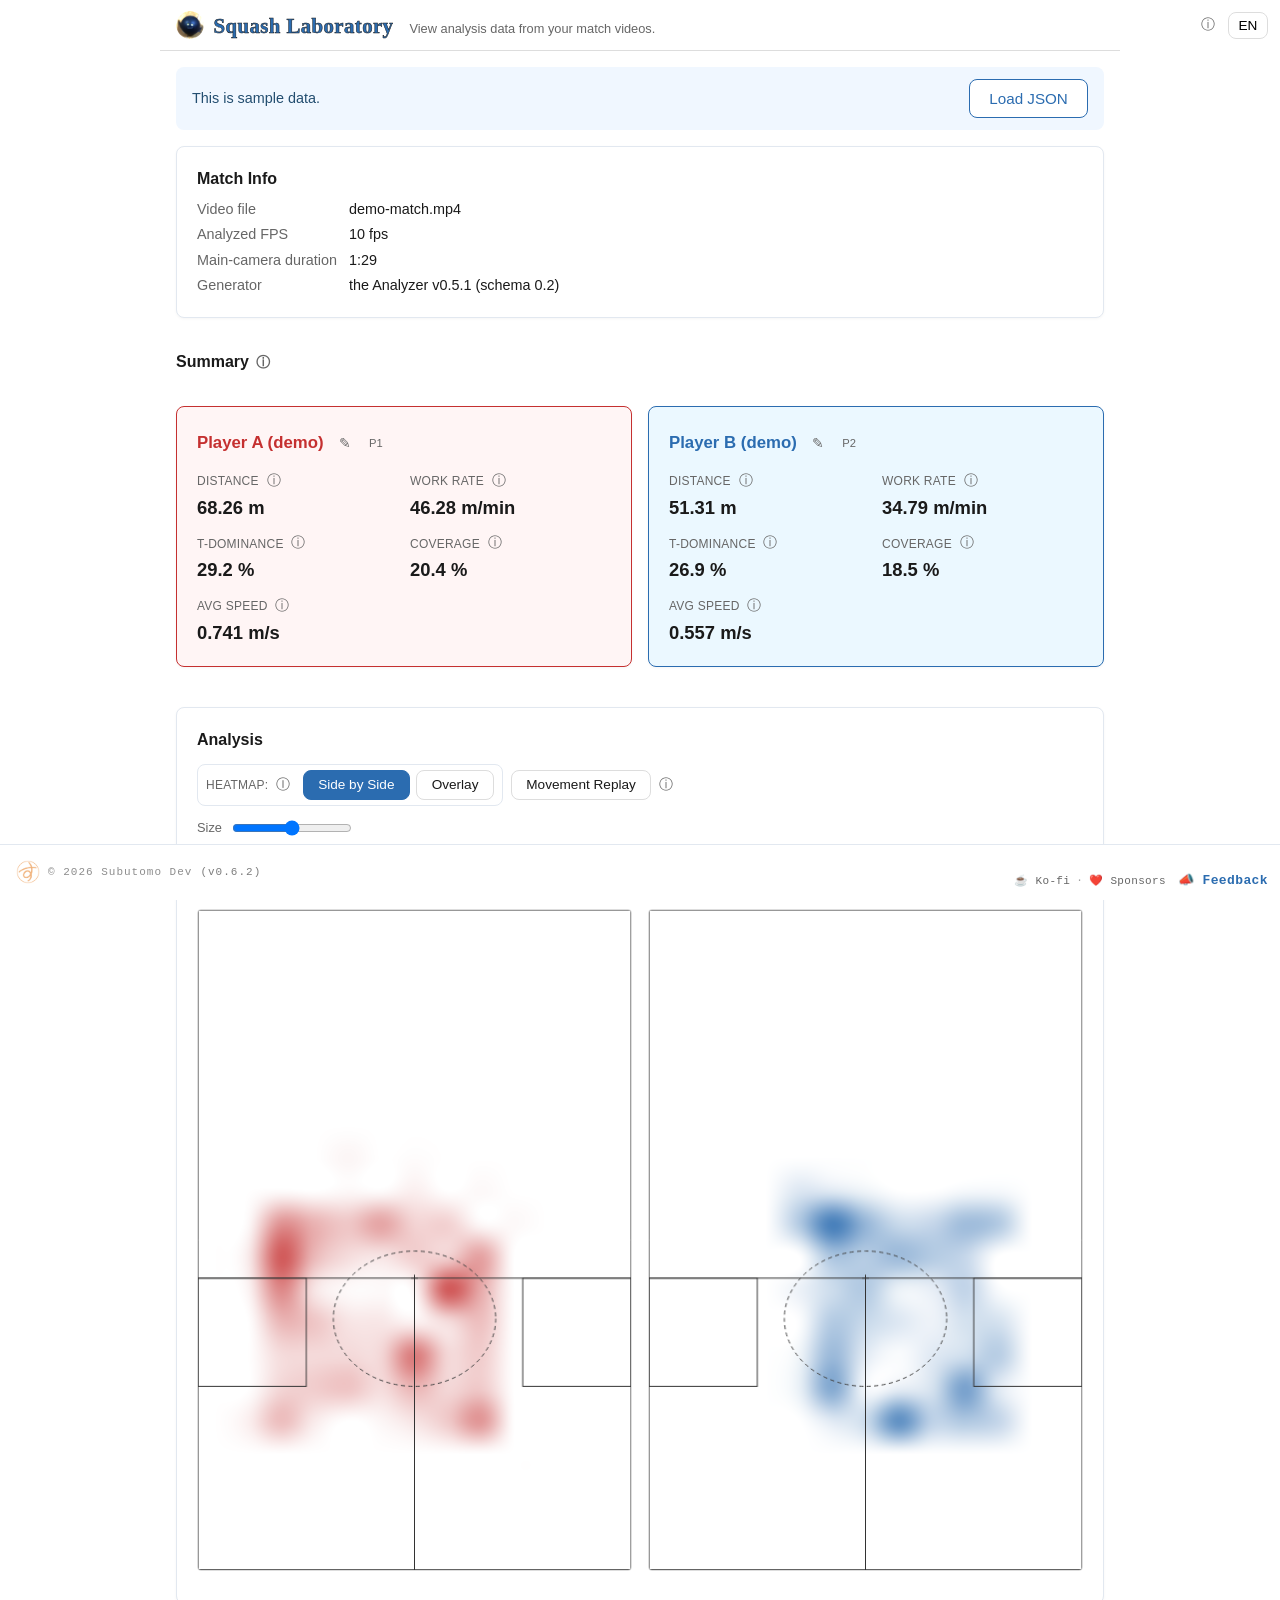
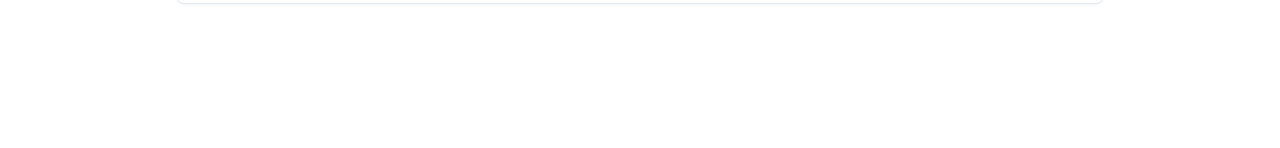
<file: index.html>
<!doctype html>
<html lang="en">
<head>
<meta charset="utf-8">
<meta name="viewport" content="width=device-width, initial-scale=1">
<title>Squash Laboratory</title>
<link rel="icon" type="image/svg+xml" href="assets/favicon.svg">
<link rel="icon" type="image/png" sizes="32x32" href="assets/favicon-32.png">
<link rel="apple-touch-icon" href="assets/favicon-180.png">
<link rel="stylesheet" href="css/style.css?v=0.6.2">
</head>
<body>

<div class="sticky-top">
<header class="site-header">
  <div class="site-header__title-group">
    <a class="site-header__brand" href="index.html">
      <img class="site-header__logo" src="assets/subu-pic-header.png" alt=""
           onerror="this.style.display='none'">
      <span class="site-header__name">Squash Laboratory</span>
    </a>
    <p class="site-header__tagline" data-i18n="headerTagline"></p>
  </div>
</header>
</div>
<div class="site-header__actions">
  <a class="info-icon site-header__info" href="guide.html#overview" aria-label="guide">ⓘ</a>
  <button id="lang-toggle" class="lang-toggle" type="button">EN</button>
</div>

<main id="main">

  <div id="top-notice" class="top-notice">
    <span id="top-notice-text" class="top-notice__text" hidden></span>
    <button id="top-notice-btn" class="btn btn--secondary btn--small" type="button"></button>
  </div>

  <section id="load-panel" class="panel intro-panel" hidden>
    <p class="notice notice--info" data-i18n="dataStaysNotice"></p>
    <div id="drop-zone" class="drop-zone" tabindex="0">
      <p data-i18n="dropPrompt"></p>
      <input type="file" id="file-input" accept="application/json,.json" hidden>
      <button id="choose-file-btn" class="btn" type="button" data-i18n="chooseFile"></button>
    </div>
    <p id="error-box" class="error-box" hidden></p>
  </section>

  <section id="result-panel" class="panel" hidden>
    <div id="match-info" class="match-info card"></div>
    <div id="summary-cards" class="summary-cards"></div>
    <div id="heatmap-section" class="heatmap card"></div>
  </section>

</main>

<div class="footer-right">
  <!-- PC幅: アイコン+言語別文言(既存i18n)。768px未満では非表示にする -->
  <div class="support-links support-links--desktop" aria-label="support links">
    <a href="https://ko-fi.com/subutomo" target="_blank" rel="noopener" data-i18n="footerKofi"></a>
    <span class="support-sep" aria-hidden="true">&middot;</span>
    <a href="https://github.com/sponsors/t-sumita" target="_blank" rel="noopener" data-i18n="footerSponsors"></a>
  </div>
  <a class="feedback-link feedback-link--desktop"
     href="https://docs.google.com/forms/d/e/1FAIpQLSf_thpSe4TfQ_EloElTBsCiMKgypYTKLCs0dSTmaF_FXZSvIg/viewform?usp=pp_url&entry.2036331541=Squash+Laboratory+(sq-lab)"
     target="_blank" rel="noopener noreferrer" data-i18n="footerFeedback"></a>
  <!-- スマホ幅(768px未満): アイコン無し・英語のみの短縮表示。©表記(バッジ)と
       同じ行に重ならず収まるよう、言語に関わらず固定の短い英語表記にする(v0.6.2)。 -->
  <div class="support-links support-links--mobile" aria-label="support links">
    <a href="https://ko-fi.com/subutomo" target="_blank" rel="noopener">Ko-fi</a>
    <span class="support-sep" aria-hidden="true">&middot;</span>
    <a href="https://github.com/sponsors/t-sumita" target="_blank" rel="noopener">Sponsors</a>
  </div>
  <a class="feedback-link feedback-link--mobile"
     href="https://docs.google.com/forms/d/e/1FAIpQLSf_thpSe4TfQ_EloElTBsCiMKgypYTKLCs0dSTmaF_FXZSvIg/viewform?usp=pp_url&entry.2036331541=Squash+Laboratory+(sq-lab)"
     target="_blank" rel="noopener noreferrer">Feedback</a>
</div>
<div class="footer-bar" aria-hidden="true"></div>

<script>
  window.SUBUTOMO_BADGE_CONFIG = {
    currentSiteId: 'sq-lab',
    sitesJsonPath: 'config/subutomo-sites.json',
    logoPath: './common/assets/logo.png',
    theme: 'light-bg',
    privacy: { localStorage: true, analytics: false },
    onSecretAction: null
  };
</script>
<script src="./assets/subutomo-badge.js?v=0.6.2"></script>

<script src="js/config.js?v=0.6.2"></script>
<script>
  // v0.6.1: バージョン表示は左下バッジの©表記の右隣へ集約する(mnymの
  // injectFooterVersionと同じ手法。ただしtype="module"はfile://でCORS
  // ブロックされるため、plain scriptでwindow.SQLab.APP_VERSIONを直接参照する)。
  // badge.jsはbody内へ同期的に.su-badgeを描画するため通常は初回で成功するが、
  // 将来の非同期化に備えごく短いリトライも残す。
  (function () {
    function injectFooterVersion() {
      var badge = document.querySelector(".su-badge");
      if (!badge) return false;
      if (badge.querySelector(".footer-ver")) return true;
      var ver = document.createElement("span");
      ver.className = "footer-ver";
      ver.textContent = "(v" + window.SQLab.APP_VERSION + ")";
      badge.appendChild(ver);
      return true;
    }
    if (!injectFooterVersion()) {
      var tries = 0;
      var timer = setInterval(function () {
        if (injectFooterVersion() || ++tries > 20) clearInterval(timer);
      }, 50);
    }
  })();
</script>
<script src="js/i18n.js?v=0.6.2"></script>
<script src="js/demo-data.js?v=0.6.2"></script>
<script src="js/playernames.js?v=0.6.2"></script>
<script src="js/loader.js?v=0.6.2"></script>
<script src="js/summary.js?v=0.6.2"></script>
<script src="js/court.js?v=0.6.2"></script>
<script src="js/heatmap.js?v=0.6.2"></script>
<script src="js/replay.js?v=0.6.2"></script>
<script src="js/views.js?v=0.6.2"></script>
<script src="js/app.js?v=0.6.2"></script>
</body>
</html>
</file>
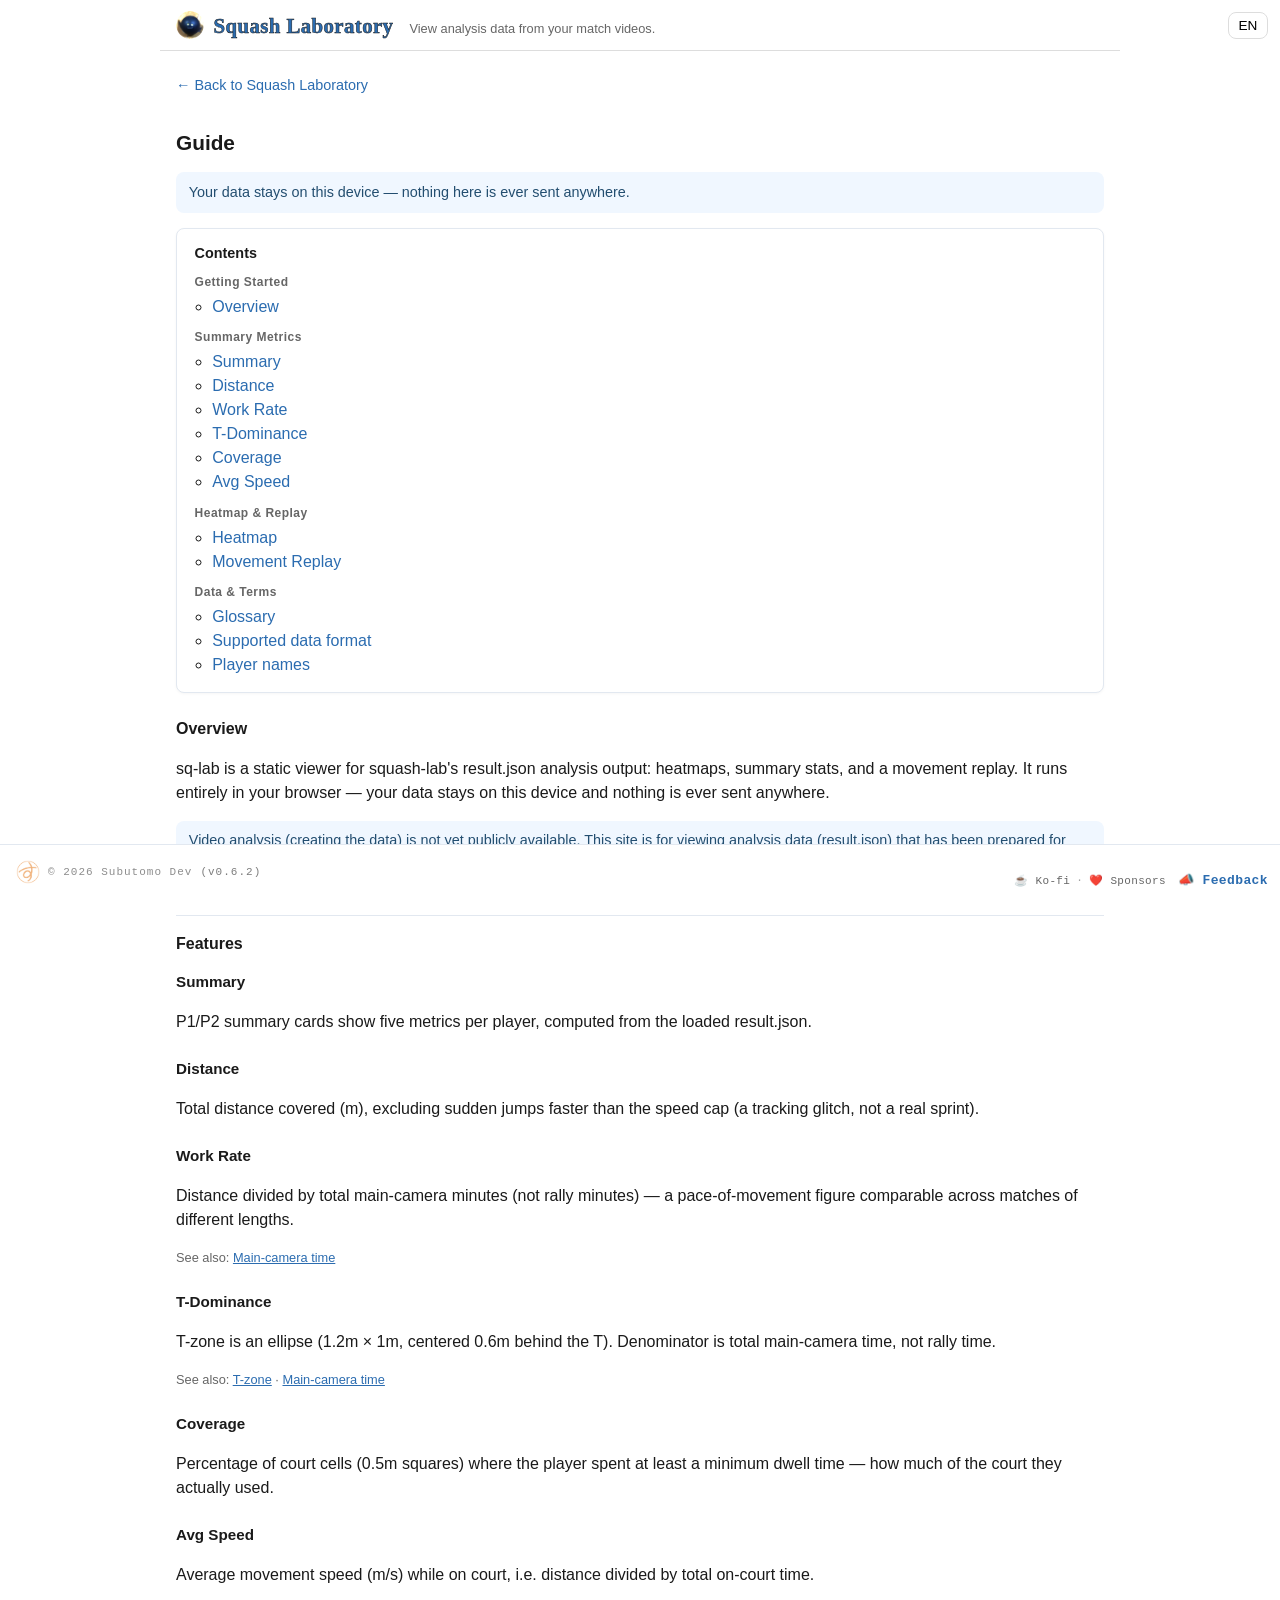
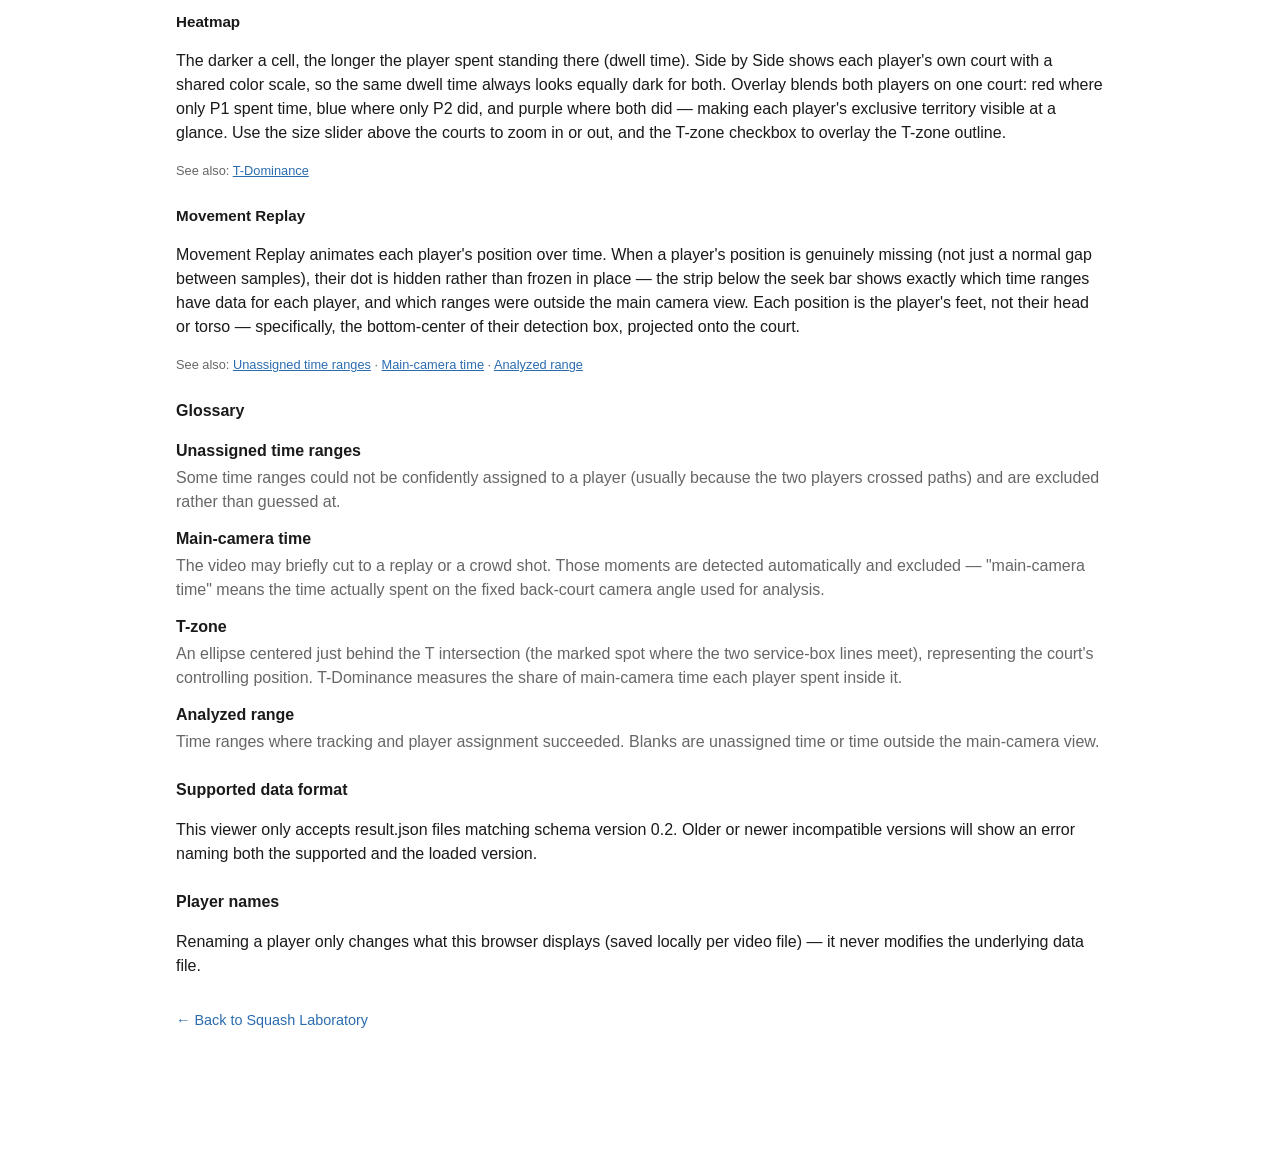
<file: guide.html>
<!doctype html>
<html lang="en">
<head>
<meta charset="utf-8">
<meta name="viewport" content="width=device-width, initial-scale=1">
<title>Guide — Squash Laboratory</title>
<link rel="icon" type="image/svg+xml" href="assets/favicon.svg">
<link rel="icon" type="image/png" sizes="32x32" href="assets/favicon-32.png">
<link rel="apple-touch-icon" href="assets/favicon-180.png">
<link rel="stylesheet" href="css/style.css?v=0.6.2">
</head>
<body>

<div class="sticky-top">
<header class="site-header">
  <div class="site-header__title-group">
    <a class="site-header__brand" href="index.html">
      <img class="site-header__logo" src="assets/subu-pic-header.png" alt=""
           onerror="this.style.display='none'">
      <span class="site-header__name">Squash Laboratory</span>
    </a>
    <p class="site-header__tagline" data-i18n="headerTagline"></p>
  </div>
</header>
</div>
<div class="site-header__actions">
  <button id="lang-toggle" class="lang-toggle" type="button">EN</button>
</div>

<main id="main" class="guide">
  <a class="guide__back" href="index.html" data-i18n="guideBack"></a>
  <h1 data-i18n="guideTitle"></h1>
  <p class="notice notice--info" data-i18n="guideIntro"></p>

  <nav class="toc" aria-label="table of contents">
    <p data-i18n="guideTocTitle"></p>
    <ul class="toc-groups">
      <li class="toc-group">
        <p class="toc-group-label" data-i18n="guideTocGroupStart"></p>
        <ul>
          <li><a href="#overview" data-i18n="guideOverviewTitle"></a></li>
        </ul>
      </li>
      <li class="toc-group">
        <p class="toc-group-label" data-i18n="guideTocGroupMetrics"></p>
        <ul>
          <li><a href="#summary" data-i18n="summarySectionTitle"></a></li>
          <li><a href="#distance" data-i18n="metricDistance"></a></li>
          <li><a href="#work-rate" data-i18n="metricWorkRate"></a></li>
          <li><a href="#t-dominance" data-i18n="metricTDominance"></a></li>
          <li><a href="#coverage" data-i18n="metricCoverage"></a></li>
          <li><a href="#avg-speed" data-i18n="metricAvgSpeed"></a></li>
        </ul>
      </li>
      <li class="toc-group">
        <p class="toc-group-label" data-i18n="guideTocGroupViews"></p>
        <ul>
          <li><a href="#heatmap" data-i18n="guideHeatmapTitle"></a></li>
          <li><a href="#replay" data-i18n="guideReplayTitle"></a></li>
        </ul>
      </li>
      <li class="toc-group">
        <p class="toc-group-label" data-i18n="guideTocGroupData"></p>
        <ul>
          <li><a href="#glossary" data-i18n="guideGlossaryTitle"></a></li>
          <li><a href="#schema" data-i18n="guideSchemaTitle"></a></li>
          <li><a href="#names" data-i18n="guideNamesTitle"></a></li>
        </ul>
      </li>
    </ul>
  </nav>

  <section id="overview">
    <h2 data-i18n="guideOverviewTitle"></h2>
    <p data-i18n="guideOverviewBody"></p>
    <p class="notice notice--info" data-i18n="guideOverviewVideoNote"></p>
  </section>

  <h2 data-i18n="guideFeaturesTitle" class="guide__section-divider"></h2>

  <section id="summary">
    <h3 data-i18n="summarySectionTitle"></h3>
    <p data-i18n="guideSummaryIntro"></p>
  </section>

  <section id="distance">
    <h3 data-i18n="metricDistance"></h3>
    <p data-i18n="guideDistance"></p>
  </section>

  <section id="work-rate">
    <h3 data-i18n="metricWorkRate"></h3>
    <p data-i18n="guideWorkRate"></p>
    <p class="guide__see-also">
      <span data-i18n="seeAlsoLabel"></span>
      <a href="#glossary-main-camera" data-i18n="glossaryMainCameraTerm"></a>
    </p>
  </section>

  <section id="t-dominance">
    <h3 data-i18n="metricTDominance"></h3>
    <p></p>
    <p class="guide__see-also">
      <span data-i18n="seeAlsoLabel"></span>
      <a href="#glossary-tzone" data-i18n="glossaryTZoneTerm"></a>
      &middot;
      <a href="#glossary-main-camera" data-i18n="glossaryMainCameraTerm"></a>
    </p>
  </section>

  <section id="coverage">
    <h3 data-i18n="metricCoverage"></h3>
    <p data-i18n="guideCoverage"></p>
  </section>

  <section id="avg-speed">
    <h3 data-i18n="metricAvgSpeed"></h3>
    <p data-i18n="guideAvgSpeed"></p>
  </section>

  <section id="heatmap">
    <h3 data-i18n="guideHeatmapTitle"></h3>
    <p data-i18n="guideHeatmapBody"></p>
    <p class="guide__see-also">
      <span data-i18n="seeAlsoLabel"></span>
      <a href="#t-dominance" data-i18n="metricTDominance"></a>
    </p>
  </section>

  <section id="replay">
    <h3 data-i18n="guideReplayTitle"></h3>
    <p data-i18n="guideReplayBody"></p>
    <p class="guide__see-also">
      <span data-i18n="seeAlsoLabel"></span>
      <a href="#glossary-unassigned" data-i18n="guideUnassignedTitle"></a>
      &middot;
      <a href="#glossary-main-camera" data-i18n="glossaryMainCameraTerm"></a>
      &middot;
      <a href="#glossary-analyzed-range" data-i18n="glossaryAnalyzedRangeTerm"></a>
    </p>
  </section>

  <section id="glossary">
    <h2 data-i18n="guideGlossaryTitle"></h2>
    <dl class="guide__glossary">
      <dt id="glossary-unassigned" data-i18n="guideUnassignedTitle"></dt>
      <dd data-i18n="guideUnassignedBody"></dd>

      <dt id="glossary-main-camera" data-i18n="glossaryMainCameraTerm"></dt>
      <dd data-i18n="guideMainCameraBody"></dd>

      <dt id="glossary-tzone" data-i18n="glossaryTZoneTerm"></dt>
      <dd data-i18n="glossaryTZoneBody"></dd>

      <dt id="glossary-analyzed-range" data-i18n="glossaryAnalyzedRangeTerm"></dt>
      <dd data-i18n="glossaryAnalyzedRangeBody"></dd>
    </dl>
  </section>

  <section id="schema">
    <h2 data-i18n="guideSchemaTitle"></h2>
    <p data-i18n="guideSchemaBody"></p>
  </section>

  <section id="names">
    <h2 data-i18n="guideNamesTitle"></h2>
    <p data-i18n="guideNamesBody"></p>
  </section>

  <a class="guide__back" href="index.html" data-i18n="guideBack"></a>
</main>

<div class="footer-right">
  <div class="support-links support-links--desktop" aria-label="support links">
    <a href="https://ko-fi.com/subutomo" target="_blank" rel="noopener" data-i18n="footerKofi"></a>
    <span class="support-sep" aria-hidden="true">&middot;</span>
    <a href="https://github.com/sponsors/t-sumita" target="_blank" rel="noopener" data-i18n="footerSponsors"></a>
  </div>
  <a class="feedback-link feedback-link--desktop"
     href="https://docs.google.com/forms/d/e/1FAIpQLSf_thpSe4TfQ_EloElTBsCiMKgypYTKLCs0dSTmaF_FXZSvIg/viewform?usp=pp_url&entry.2036331541=Squash+Laboratory+(sq-lab)"
     target="_blank" rel="noopener noreferrer" data-i18n="footerFeedback"></a>
  <div class="support-links support-links--mobile" aria-label="support links">
    <a href="https://ko-fi.com/subutomo" target="_blank" rel="noopener">Ko-fi</a>
    <span class="support-sep" aria-hidden="true">&middot;</span>
    <a href="https://github.com/sponsors/t-sumita" target="_blank" rel="noopener">Sponsors</a>
  </div>
  <a class="feedback-link feedback-link--mobile"
     href="https://docs.google.com/forms/d/e/1FAIpQLSf_thpSe4TfQ_EloElTBsCiMKgypYTKLCs0dSTmaF_FXZSvIg/viewform?usp=pp_url&entry.2036331541=Squash+Laboratory+(sq-lab)"
     target="_blank" rel="noopener noreferrer">Feedback</a>
</div>
<div class="footer-bar" aria-hidden="true"></div>

<script>
  window.SUBUTOMO_BADGE_CONFIG = {
    currentSiteId: 'sq-lab',
    sitesJsonPath: 'config/subutomo-sites.json',
    logoPath: './common/assets/logo.png',
    theme: 'light-bg',
    privacy: { localStorage: true, analytics: false },
    onSecretAction: null
  };
</script>
<script src="./assets/subutomo-badge.js?v=0.6.2"></script>

<script src="js/config.js?v=0.6.2"></script>
<script>
  // v0.6.1: index.htmlと同じくバッジの©表記の右隣へバージョンを表示する。
  (function () {
    function injectFooterVersion() {
      var badge = document.querySelector(".su-badge");
      if (!badge) return false;
      if (badge.querySelector(".footer-ver")) return true;
      var ver = document.createElement("span");
      ver.className = "footer-ver";
      ver.textContent = "(v" + window.SQLab.APP_VERSION + ")";
      badge.appendChild(ver);
      return true;
    }
    if (!injectFooterVersion()) {
      var tries = 0;
      var timer = setInterval(function () {
        if (injectFooterVersion() || ++tries > 20) clearInterval(timer);
      }, 50);
    }
  })();
</script>
<script src="js/i18n.js?v=0.6.2"></script>
<script>
  (function () {
    // T-zoneのデフォルト値(the Analyzer v0.5.1 確定値)。guide.htmlは特定の
    // result.jsonを読み込まない静的ページのため、tDominanceNoteの
    // {a}/{b}/{offset} プレースホルダはここでデフォルト値により展開する。
    var DEFAULT_T_ZONE = { a: 1.2, b: 1.0, offset: 0.6 };

    function apply(lang) {
      window.SQLab.currentLang = lang;
      document.documentElement.lang = lang;
      window.SQLab.applyStaticI18n(document);
      document.getElementById("lang-toggle").textContent = lang === "ja" ? "JA" : "EN";
      document.querySelector("#t-dominance p").textContent =
        window.SQLab.t("tDominanceNote", DEFAULT_T_ZONE);
    }
    apply(window.SQLab.getLang());
    document.getElementById("lang-toggle").addEventListener("click", function () {
      var next = window.SQLab.currentLang === "ja" ? "en" : "ja";
      window.SQLab.setLang(next);
      apply(next);
    });
  })();
</script>
</body>
</html>
</file>
<file: css/style.css>
/* sq-lab — モバイルファースト、ビルドステップなし、外部フォント/CDN依存なし。 */

:root {
  --color-bg: #ffffff;
  --color-text: #1a1a1a;
  --color-muted: #666666;
  --color-border: #dddddd;
  --card-border: #e2e8f0;
  --color-accent: #2b6cb0;
  --color-p1: #c53030;
  --color-p1-bg: #fff5f5;
  --color-p2: #2b6cb0;
  --color-p2-bg: #ebf8ff;
  --radius: 8px;
  --content-max-width: 960px;
  --space: 8px; /* 8pxグリッドの基準単位(v0.5.0デザイン原則) */
}

* {
  box-sizing: border-box;
}

/* [hidden] は .panel { display: flex } 等の同specificityなクラス指定に
   後勝ちで上書きされてしまうため、明示的に最優先で無効化する。 */
[hidden] {
  display: none !important;
}

html, body {
  margin: 0;
  padding: 0;
}

body {
  font-family: -apple-system, BlinkMacSystemFont, "Segoe UI", "Hiragino Sans",
    "Yu Gothic", Arial, sans-serif;
  color: var(--color-text);
  background: var(--color-bg);
  line-height: 1.5;
  min-height: 100vh;
  display: flex;
  flex-direction: column;
}

/* ---- ヘッダー / フッター(v0.6.0: subu-mnym準拠) ---- */

/* header を viewport 上端に固定表示する(mnymの.sticky-topと同じ手法)。
   z-indexはバッジ(9999)/バッジパネルより下に必ず収める。 */
.sticky-top {
  position: sticky;
  top: 0;
  z-index: 90;
  width: 100%;
  background: var(--color-bg);
}

/* v0.6.1: ヘッダーの縦を圧縮(mnym相当の高さ感に)。ⓘ/LANGは position:fixed
   化したため、その分の右側スペースを確保する padding-right を付ける。 */
.site-header {
  display: flex;
  align-items: baseline;
  padding: 0.6rem 96px 0.6rem 1rem;
  border-bottom: 1px solid var(--color-border);
  max-width: var(--content-max-width);
  width: 100%;
  margin: 0 auto;
}

/* タイトル+タグラインの並び(mnymの.title-groupを移植)。狭幅では折返す。 */
.site-header__title-group {
  display: flex;
  align-items: baseline;
  flex-wrap: wrap;
  gap: 0.2rem 1rem;
  min-width: 0;
}

.site-header__brand {
  display: flex;
  align-items: baseline;
  gap: 0.6rem;
  color: inherit;
  text-decoration: none;
  flex-wrap: wrap;
  min-width: 0;
}

.site-header__logo {
  height: 28px;
  width: 28px;
  border-radius: 50%;
  display: block;
  align-self: center;
}

/* タイトル「Squash Laboratory」: mnymの「資産ミックス」と同じベクター中抜き
   文字(-webkit-text-stroke)。セリフ体+アウトライン+アクセント色塗り。
   非対応ブラウザは color フォールバックでアクセント色の通常塗りになる。 */
.site-header__name {
  font-family: Georgia, "Times New Roman", "Hiragino Mincho ProN", "Yu Mincho",
    "Noto Serif JP", serif;
  font-weight: 700;
  font-size: 1.3rem;
  letter-spacing: 0.02em;
  color: var(--color-accent);
  -webkit-text-stroke: 0.5px var(--color-text);
  -webkit-text-fill-color: var(--color-accent);
}

/* v0.6.1: タイトルの右側に横並び表示(mnymの「資産ミックス+右横説明」と同じ並び)。
   従来のflex-basis:100%(常に折返し)をやめ、幅が足りない時だけ自然に折返す。 */
.site-header__tagline {
  margin: 0;
  color: var(--color-muted);
  font-size: 0.8rem;
}

/* v0.6.1: ⓘ/LANGはヘッダー内スクロール追従ではなく、バッジ(左下)・
   footer-right(右下)と同じ「viewport固定レイヤー」の流儀でviewport右上に固定する。
   任意のスクロール済みコンテンツの上でも読めるよう、小さな背景カードにする。 */
/* v0.6.2: 囲みボックス(背景/枠線/影)を撤去し、ⓘ・LANGボタン単体を
   並べるだけにする(mnymの右上ボタン群も個々のボタンの見た目のみで
   共通の囲みは持たない)。 */
.site-header__actions {
  position: fixed;
  top: 12px;
  right: 12px;
  z-index: 8999; /* バッジ/バッジパネル(9999)より下 */
  display: flex;
  align-items: center;
  gap: 0.6rem;
}

.site-header__info {
  font-size: 1.1rem;
  min-width: 32px;
  min-height: 32px;
}

.lang-toggle {
  font-size: 0.85rem;
  padding: 0.3rem 0.6rem;
  border: 1px solid var(--color-border);
  border-radius: var(--radius);
  background: var(--color-bg);
  cursor: pointer;
}

/* v0.6.1: バージョン表示は左下バッジの©表記の右隣に集約する(mnymの
   「© 2026 Subutomo Dev (v1.0.5)」と同形式。バッジ本体(共有アセット)は
   改変せず、js側でバッジ内へspanを追記する方式——mnymの injectFooterVersion
   と同じ手法をplain scriptで移植)。 */
.su-badge .footer-ver {
  font-family: monospace;
  font-size: 11px;
  letter-spacing: 1px;
  color: var(--color-muted);
  opacity: 0.85;
}

.su-badge .footer-ver::after {
  content: none; /* バッジ本体のspanに付く下線アニメを版表示には出さない */
}

/* 右下固定クラスタ(mnymの.footer-rightを移植)。中央フッターは廃止
   (©表記は左下バッジ側にあるため重複を避ける)。 */
.footer-right {
  position: fixed;
  right: 12px;
  bottom: 12px;
  z-index: 8999; /* バッジ/バッジパネル(9999)より下 */
  display: flex;
  align-items: center;
  gap: 12px;
}

.support-links {
  display: flex;
  align-items: center;
  gap: 6px;
  font: 11px ui-monospace, "SFMono-Regular", Menlo, Consolas, monospace;
  letter-spacing: 0.03em;
}

.support-links a {
  color: var(--color-muted);
  text-decoration: none;
  white-space: nowrap;
}

.support-links a:hover {
  color: var(--color-accent);
  text-decoration: underline;
}

.support-links .support-sep {
  color: var(--color-muted);
  opacity: 0.6;
}

.feedback-link {
  font: 700 13px ui-monospace, "SFMono-Regular", Menlo, Consolas, monospace;
  letter-spacing: 0.03em;
  color: var(--color-accent);
  text-decoration: none;
  white-space: nowrap;
}

.feedback-link:hover {
  text-decoration: underline;
}

/* v0.6.2: PC幅ではアイコン+言語別文言、768px未満ではアイコン無し・
   英語のみの短縮表示に切り替える(バッジ側の©(vX.Y.Z)表記が伸びた分、
   同じ行の右側リンク群を狭幅で確実に収める)。 */
.support-links--mobile,
.feedback-link--mobile {
  display: none;
}

@media (max-width: 767px) {
  .support-links--desktop,
  .feedback-link--desktop {
    display: none;
  }

  .support-links--mobile,
  .feedback-link--mobile {
    display: flex;
  }

  .feedback-link--mobile {
    display: inline-flex;
  }

  /* バッジの©(vX.Y.Z)表記が横幅約215px(viewport幅に関わらず一定)を占めるため、
     375px幅でも重ならないよう文字サイズ・字間・間隔を切り詰める。 */
  .support-links--mobile,
  .feedback-link--mobile {
    font-size: 9px;
    letter-spacing: normal;
  }

  .footer-right {
    gap: 5px;
  }

  .support-links--mobile {
    gap: 3px;
  }
}

/* 固定フッター帯。v0.6.2: 半透明グラデーションから不透明+上罫線に変更し、
   コンテンツとバッジ/リンク群の文字かぶりを確実に防ぐ(mnym踏襲)。 */
.footer-bar {
  position: fixed;
  left: 0;
  right: 0;
  bottom: 0;
  height: 56px;
  background: var(--color-bg);
  border-top: 1px solid var(--card-border);
  z-index: 8998;
  pointer-events: none;
}

/* ---- メイン ---- */

main {
  flex: 1;
  padding: 1rem;
  max-width: var(--content-max-width);
  width: 100%;
  margin: 0 auto;
  /* モバイルでカードが端に張り付かないよう最低12pxの左右余白を確保 */
  padding-left: max(1rem, 12px);
  padding-right: max(1rem, 12px);
  /* 左下固定のSubutomoバッジ(.su-badge、bottom:16px/left:16px、高さ約24px)や
     右下固定の.footer-right/.footer-barと、ページ末尾の操作要素(タブ・
     リプレイのシーク/ストリップ等)が短いビューポートで重なるのを、
     z-index競争ではなく間隔で避けるための余白(v0.6.0でz-index:10000を
     撤廃した代替策。バッジ/バッジ展開パネルは常に最前面のまま)。 */
  padding-bottom: 128px;
}

/* ドラッグ中はページ全体で受け付けていることを示す(ボディ全体がドロップ領域)。 */
body.body--drag-active {
  outline: 3px dashed var(--color-accent);
  outline-offset: -3px;
}

.panel {
  display: flex;
  flex-direction: column;
  gap: 1rem;
}

/* 薄い枠線カード(v0.5.0デザイン原則): 試合情報/分析セクションに適用。
   サマリーカード(player-card)はP1/P2の色みを保ったまま同じ角丸/影/paddingを使う。 */
.card {
  border: 1px solid var(--card-border);
  border-radius: var(--radius);
  box-shadow: 0 1px 3px rgba(0, 0, 0, 0.04);
  padding: 20px;
  margin-bottom: 16px;
  background: #fff;
}

.top-notice {
  display: flex;
  align-items: center;
  justify-content: space-between;
  flex-wrap: wrap;
  gap: 0.5rem;
  padding: 0.75rem 1rem;
  border-radius: var(--radius);
  background: #f0f7ff;
  color: #234e70;
  margin-bottom: 16px;
  font-size: 0.9rem;
}

.btn--small {
  padding: 0.4rem 0.8rem;
  font-size: 0.85rem;
}

.notice {
  padding: 0.6rem 0.8rem;
  border-radius: var(--radius);
  font-size: 0.9rem;
}

.notice--info {
  background: #f0f7ff;
  color: #234e70;
}

.notice--muted {
  background: #f7f7f7;
  color: var(--color-muted);
}

/* イントロパネル全体をドロップ領域として明示する(P0対応)。 */
.intro-panel {
  border: 2px dashed var(--color-border);
  border-radius: var(--radius);
  padding: 1.25rem;
  transition: border-color 0.15s, background 0.15s;
}

.intro-panel--drag-active {
  border-color: var(--color-accent);
  background: #f0f7ff;
}

.drop-zone {
  padding: 1.5rem 1rem;
  text-align: center;
  display: flex;
  flex-direction: column;
  align-items: center;
  gap: 0.75rem;
}

.demo-row {
  display: flex;
  justify-content: center;
}

.btn {
  padding: 0.6rem 1.2rem;
  border-radius: var(--radius);
  border: 1px solid var(--color-accent);
  background: var(--color-accent);
  color: #fff;
  font-size: 0.95rem;
  cursor: pointer;
}

.btn--secondary {
  background: #fff;
  color: var(--color-accent);
}

.error-box {
  padding: 0.6rem 0.8rem;
  border-radius: var(--radius);
  background: #fff5f5;
  color: #c53030;
  border: 1px solid #feb2b2;
  font-size: 0.9rem;
}

/* ---- 試合情報 ---- */

.match-info__title {
  font-size: 1rem;
  margin: 0 0 0.5rem;
}

.match-info__list {
  display: grid;
  grid-template-columns: max-content 1fr;
  gap: 0.25rem 0.75rem;
  margin: 0;
  font-size: 0.9rem;
}

.match-info__list dt {
  color: var(--color-muted);
}

.match-info__list dd {
  margin: 0;
  word-break: break-word;
}

/* ---- サマリーカード ---- */

.summary-cards {
  display: flex;
  flex-direction: column;
  gap: 1rem;
  margin-top: 1rem;
}

.player-card {
  border-radius: var(--radius);
  border: 1px solid var(--color-border);
  box-shadow: 0 1px 3px rgba(0, 0, 0, 0.04);
  padding: 20px;
}

.player-card--red {
  background: var(--color-p1-bg);
  border-color: var(--color-p1);
}

.player-card--blue {
  background: var(--color-p2-bg);
  border-color: var(--color-p2);
}

.player-card__header {
  margin-bottom: 0.75rem;
  display: flex;
  align-items: center;
  gap: 0.5rem;
  flex-wrap: wrap;
}

.player-card__name {
  font-weight: 700;
  font-size: 1.05rem;
  display: inline-flex;
  align-items: center;
  gap: 0.35rem;
}

.player-card--red .player-card__name-text {
  color: var(--color-p1);
}

.player-card--blue .player-card__name-text {
  color: var(--color-p2);
}

.player-card__id-badge {
  font-size: 0.7rem;
  color: var(--color-muted);
  font-weight: 400;
}

.player-card__edit-btn {
  border: none;
  background: none;
  cursor: pointer;
  font-size: 0.9rem;
  color: var(--color-muted);
  padding: 0.2rem;
  /* タッチ端末での誤操作を避けつつ押しやすいよう最低限のヒット領域を確保 */
  min-width: 32px;
  min-height: 32px;
}

.player-card__reset-btn {
  border: none;
  background: none;
  cursor: pointer;
  font-size: 0.7rem;
  color: var(--color-accent);
  text-decoration: underline;
  padding: 0.2rem 0;
}

.player-card__name-input {
  font: inherit;
  font-weight: 700;
  font-size: 1.05rem;
  border: 1px solid var(--color-accent);
  border-radius: 4px;
  padding: 0.1rem 0.3rem;
  min-width: 8ch;
  max-width: 16ch;
}

.player-card__metrics {
  display: grid;
  grid-template-columns: 1fr 1fr;
  gap: 0.75rem;
}

.metric {
  display: flex;
  flex-direction: column;
  gap: 0.15rem;
}

.metric__label-row {
  display: inline-flex;
  align-items: center;
  gap: 0.3rem;
}

.metric__label {
  font-size: 0.75rem;
  color: var(--color-muted);
  text-transform: uppercase;
  letter-spacing: 0.02em;
}

.metric__value {
  font-size: 1.15rem;
  font-weight: 600;
  font-variant-numeric: tabular-nums;
}

/* ⓘ ガイドリンク(guide.html該当アンカーへ)。 */
.info-icon {
  color: var(--color-muted);
  text-decoration: none;
  font-size: 0.85rem;
  /* タッチでも押しやすいよう最低限のヒット領域を確保 */
  display: inline-flex;
  align-items: center;
  justify-content: center;
  min-width: 20px;
  min-height: 20px;
}

.summary-cards__title {
  margin-top: 0;
}

/* ---- ヒートマップ ---- */

.heatmap {
  margin-top: 1.5rem;
  display: flex;
  flex-direction: column;
  gap: 0.75rem;
}

.heatmap__title {
  font-size: 1rem;
  margin: 0;
}

.heatmap__tabs {
  display: flex;
  gap: 0.5rem;
  flex-wrap: wrap;
  align-items: center;
}

.heatmap__tab-group {
  display: flex;
  align-items: center;
  gap: 0.4rem;
  padding: 0.3rem 0.5rem;
  border: 1px solid var(--card-border);
  border-radius: var(--radius);
  flex-wrap: wrap;
}

.heatmap__tab-group-label {
  font-size: 0.75rem;
  color: var(--color-muted);
  text-transform: uppercase;
  letter-spacing: 0.02em;
  margin-right: 0.2rem;
  display: inline-flex;
  align-items: center;
  gap: 0.3rem;
}

/* Replayタブ+ⓘの並び(v0.6.0: 重複していた「ヒートマップ ⓘ」行を廃止し、
   タブ行自体にⓘを統合)。 */
.replay__tab-group {
  display: flex;
  align-items: center;
  gap: 0.3rem;
}

/* Side by Side / Overlay 共通の表示サイズスライダー(0.7x〜1.3x)。 */
.heatmap__size-control {
  display: flex;
  align-items: center;
  gap: 0.5rem;
  font-size: 0.8rem;
  color: var(--color-muted);
}

.heatmap__size-control input[type="range"] {
  width: 120px;
}

.replay__trail-group {
  display: flex;
  align-items: center;
  gap: 0.4rem;
  padding: 0.3rem 0.5rem;
  border: 1px solid var(--card-border);
  border-radius: var(--radius);
  flex-wrap: wrap;
}

.tab-btn {
  padding: 0.4rem 0.9rem;
  border-radius: var(--radius);
  border: 1px solid var(--color-border);
  background: #fff;
  color: var(--color-text);
  font-size: 0.85rem;
  cursor: pointer;
}

.tab-btn--active {
  background: var(--color-accent);
  border-color: var(--color-accent);
  color: #fff;
}

.tzone-toggle {
  display: flex;
  align-items: center;
  gap: 0.4rem;
  font-size: 0.85rem;
  color: var(--color-muted);
  cursor: pointer;
}

.replay__legend {
  display: flex;
  gap: 1rem;
  font-size: 0.85rem;
  font-weight: 600;
}

.replay__legend-item--red {
  color: var(--color-p1);
}

.replay__legend-item--blue {
  color: var(--color-p2);
}

.heatmap__canvases {
  display: flex;
  flex-direction: column;
  align-items: center;
  gap: 1rem;
}

.heatmap__court-wrap {
  display: flex;
  flex-direction: column;
  gap: 0.4rem;
  width: 100%;
}

/* OverlayのコートはSide by Sideの1コートと従来の全幅表示の中間サイズとし、
   中央配置にする(v0.6.0: 突然の巨大化を解消)。 */
.heatmap__canvases--overlay .heatmap__court-wrap {
  max-width: 640px;
  margin: 0 auto;
}

.heatmap__court-wrap canvas {
  border: 1px solid var(--color-border);
  border-radius: 4px;
  max-width: 100%;
  display: block;
}

.heatmap__court-label {
  font-size: 0.85rem;
  font-weight: 600;
}

.heatmap__court-label--red {
  color: var(--color-p1);
}

.heatmap__court-label--blue {
  color: var(--color-p2);
}

.heatmap__legend-area {
  font-size: 0.75rem;
}

.heatmap__legend-row {
  display: flex;
  gap: 1.5rem;
  flex-wrap: wrap;
}

/* v0.6.0: 単色ヒートマップの"Dwell time"カラーバー凡例は削除し、色の意味は
   guide.htmlの機能説明へ移した。.legendは重畳モードの色分け凡例(--overlay)
   のみが使う共通ベースとして残す。 */
.legend {
  display: flex;
  flex-direction: column;
  gap: 0.2rem;
  min-width: 120px;
}

.legend--overlay {
  flex-direction: row;
  gap: 1rem;
  flex-wrap: wrap;
  align-items: center;
}

.legend__chip-item {
  display: flex;
  align-items: center;
  gap: 0.3rem;
  color: var(--color-muted);
}

.legend__chip {
  width: 12px;
  height: 12px;
  border-radius: 2px;
  display: inline-block;
}

/* ---- リプレイ ---- */

.replay {
  display: flex;
  flex-direction: column;
  gap: 0.6rem;
}

.replay__court-wrap canvas {
  cursor: default;
}

.replay__controls {
  display: flex;
  flex-wrap: wrap;
  align-items: center;
  gap: 0.6rem;
}

.replay__btn {
  min-width: 44px;
  min-height: 44px;
  border-radius: var(--radius);
  border: 1px solid var(--color-border);
  background: #fff;
  color: var(--color-text);
  font-size: 1rem;
  cursor: pointer;
}

/* v0.6.0: .replay__btn(background:#fff)がカスケード順で.tab-btn--activeより
   後に来るため、同じ詳細度(0,1,0)では選択色が白に打ち消されていた不具合を修正。
   速度ボタン・トレイルボタンの選択状態をタブと同じ配色で確実に表示する。 */
.replay__btn.tab-btn--active {
  background: var(--color-accent);
  border-color: var(--color-accent);
  color: #fff;
}

.replay__playpause {
  font-size: 1.1rem;
}

.replay__time {
  font-variant-numeric: tabular-nums;
  font-size: 0.85rem;
  color: var(--color-muted);
  min-width: 84px;
}

.replay__speeds {
  display: flex;
  gap: 0.3rem;
}

.replay__speeds .replay__btn {
  min-width: 44px;
  padding: 0 0.4rem;
  font-size: 0.85rem;
}

/* v0.6.0: シークスライダーが上、データ充足ストリップは下(旧: 逆順)。
   スライダーの両端に開始/終了時刻を表示する。 */
.replay__seek-row {
  display: flex;
  align-items: center;
  gap: 0.5rem;
  width: 100%;
}

.replay__seek-time {
  font-variant-numeric: tabular-nums;
  font-size: 0.75rem;
  color: var(--color-muted);
  flex-shrink: 0;
}

.replay__seek {
  width: 100%;
  height: 44px;
  flex: 1;
}

.replay__coverage-wrap {
  width: 100%;
  display: flex;
  flex-direction: column;
  gap: 0.3rem;
}

.replay__coverage-labels {
  display: flex;
  align-items: center;
  gap: 0.6rem;
  font-size: 0.75rem;
  flex-wrap: wrap;
}

.replay__coverage-label {
  display: inline-flex;
  align-items: center;
  gap: 0.25rem;
}

.replay__coverage-label::before {
  content: "";
  display: inline-block;
  width: 10px;
  height: 10px;
  border-radius: 2px;
}

.replay__coverage-label--red::before {
  background: var(--color-p1);
}

.replay__coverage-label--blue::before {
  background: var(--color-p2);
}

.replay__coverage {
  width: 100%;
  display: block;
  border-radius: 4px;
}

/* ---- 小画面(375px相当)でも崩れないための調整 ---- */

@media (max-width: 400px) {
  .site-header__name {
    font-size: 1rem;
  }

  /* v0.6.1: 狭幅ではタグラインを独立した下段行に折返す(タイトルとの横並びは
     維持できないため。mnymも480px以下で同様にflex-basis:100%へ切替える)。
     v0.6.2: 文言を短縮した上で、下段1行に収まるようnowrap+ellipsisで
     保険をかける(端末幅が極端に狭い場合でも改行で崩れない)。 */
  .site-header__tagline {
    flex-basis: 100%;
    font-size: 0.7rem;
    white-space: nowrap;
    overflow: hidden;
    text-overflow: ellipsis;
  }

  .site-header {
    padding-right: 80px;
  }

  .site-header__actions {
    top: 10px;
    right: 8px;
  }

  .drop-zone {
    padding: 1.5rem 0.75rem;
  }

  .player-card__metrics {
    grid-template-columns: 1fr 1fr;
    gap: 0.5rem;
  }

  .metric__value {
    font-size: 1rem;
  }
}

/* ---- 広い画面ではサマリーカードを横並びに ---- */

@media (min-width: 640px) {
  .summary-cards {
    flex-direction: row;
  }

  .player-card {
    flex: 1;
  }

  .heatmap__canvases--side {
    flex-direction: row;
    justify-content: center;
  }

  .heatmap__canvases--side .heatmap__court-wrap {
    flex: 1;
    min-width: 0;
    max-width: 480px;
  }
}

/* ---- guide.html ---- */

.guide h1 {
  font-size: 1.3rem;
}

.guide h2 {
  font-size: 1rem;
  margin-bottom: 0.3rem;
}

.guide section {
  margin-bottom: 1.5rem;
}

.guide h3 {
  font-size: 0.95rem;
  margin-bottom: 0.3rem;
}

/* 「概要」と「機能説明」の間の見出し(v0.6.0: mnym準拠のガイド再構成)。 */
.guide__section-divider {
  margin-top: 2rem;
  padding-top: 1rem;
  border-top: 1px solid var(--card-border);
}

.guide__back {
  display: inline-block;
  margin: 0.5rem 0 1rem;
  color: var(--color-accent);
  text-decoration: none;
  font-size: 0.9rem;
}

.guide__see-also {
  font-size: 0.8rem;
  color: var(--color-muted);
}

.guide__see-also a {
  color: var(--color-accent);
}

/* 目次(mnymのguide.htmlを移植: グループ化された目次カード)。 */
.toc {
  border: 1px solid var(--card-border);
  border-radius: var(--radius);
  box-shadow: 0 1px 3px rgba(0, 0, 0, 0.04);
  padding: 0.9rem 1.1rem;
  margin-bottom: 1.5rem;
  background: #fff;
}

.toc p {
  margin: 0 0 0.5rem;
  font-weight: 700;
  font-size: 0.9rem;
}

.toc a {
  color: var(--color-accent);
  text-decoration: none;
}

.toc a:hover {
  text-decoration: underline;
}

.toc .toc-groups {
  list-style: none;
  padding-left: 0;
  margin: 0;
}

.toc .toc-group {
  margin: 0 0 0.6rem;
}

.toc .toc-group:last-child {
  margin-bottom: 0;
}

.toc .toc-group-label {
  margin: 0.5rem 0 0.25rem;
  font-weight: 700;
  font-size: 0.75rem;
  color: var(--color-muted);
  letter-spacing: 0.04em;
}

.toc .toc-group:first-child .toc-group-label {
  margin-top: 0;
}

.toc .toc-group ul {
  padding-left: 1.1rem;
  margin: 0;
}

.guide__glossary dt {
  font-weight: 700;
  margin-top: 0.8rem;
}

.guide__glossary dd {
  margin: 0.2rem 0 0;
  color: var(--color-muted);
}
</file>
